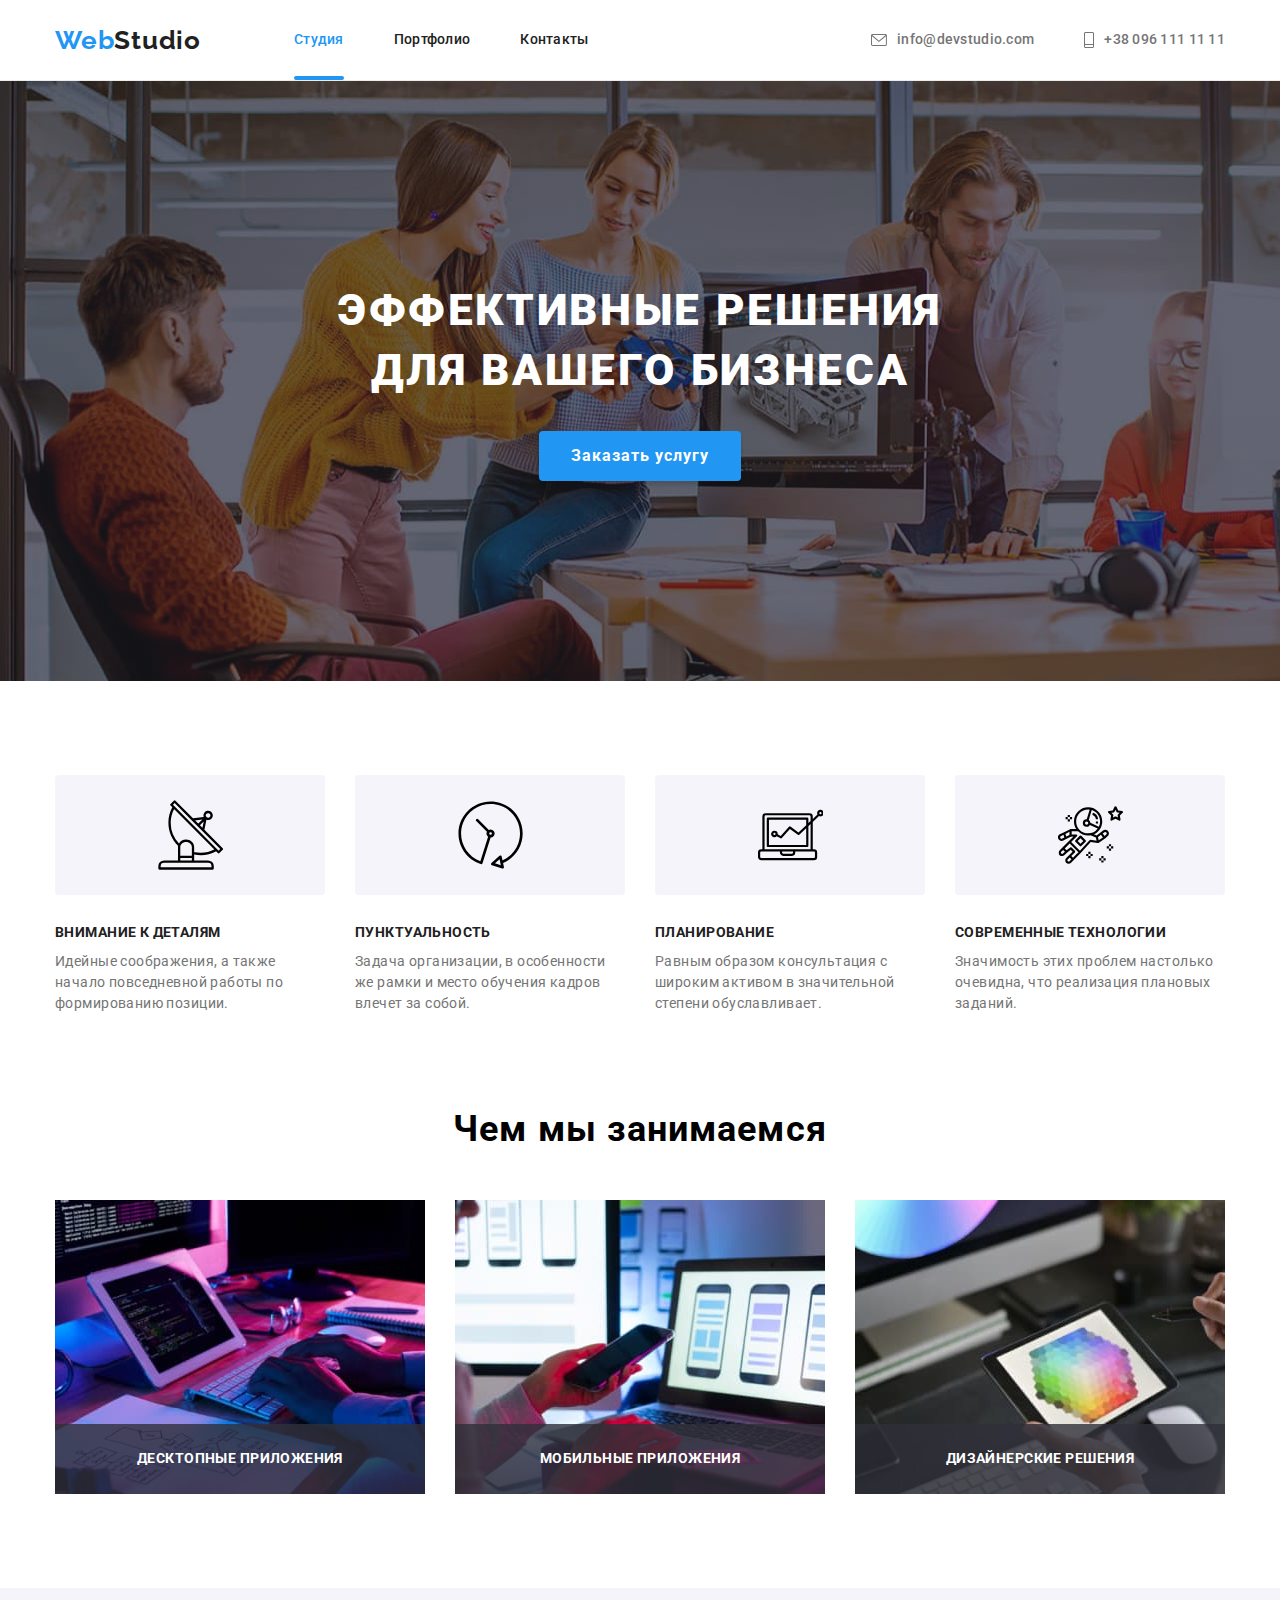
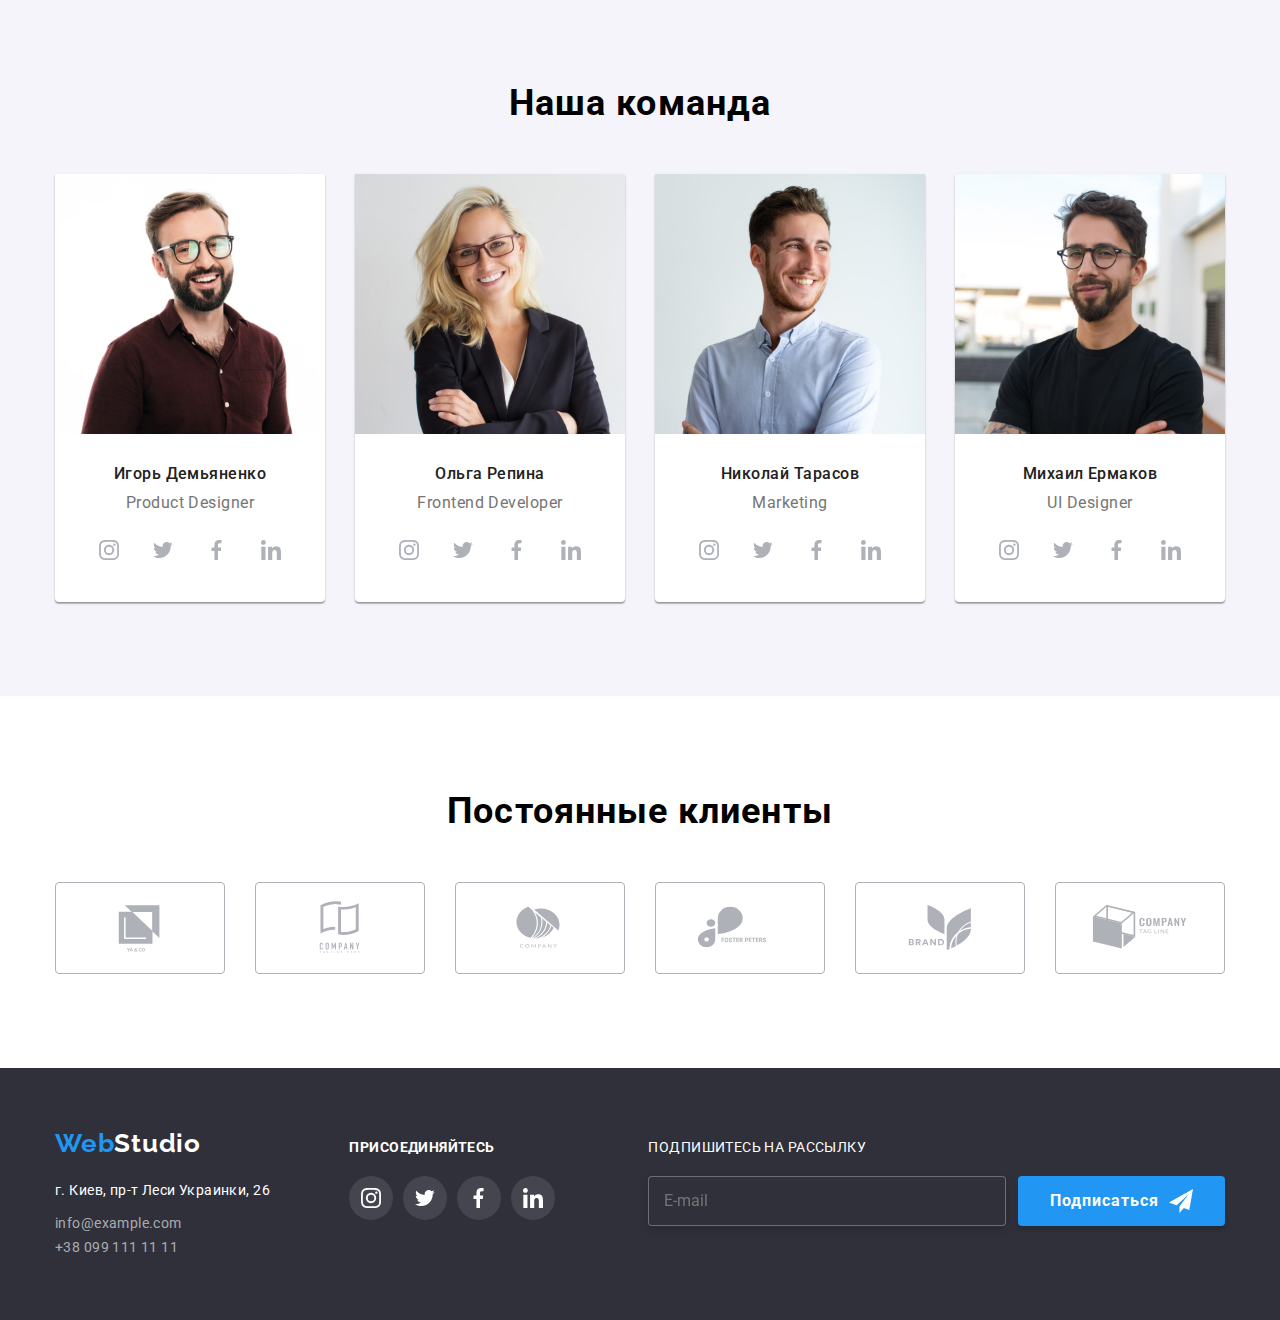
<file: index.html>
<!DOCTYPE html>
<html lang="ru">

<head>
    <meta charset="UTF-8">
    <meta http-equiv="X-UA-Compatible" content="IE=edge">
    <meta name="viewport" content="width=device-width, initial-scale=1.0">
    <title>Document</title>
    <!-- link font F -->
    <link rel="preconnect" href="https://fonts.googleapis.com">
    <link rel="preconnect" href="https://fonts.gstatic.com" crossorigin>
    <link href="https://fonts.googleapis.com/css2?family=Raleway:wght@700&family=Roboto:wght@400;500;700;900&display=swap" rel="stylesheet">
    <!-- modern normalize -->
    <link rel="stylesheet" href="https://cdnjs.cloudflare.com/ajax/libs/modern-normalize/1.1.0/modern-normalize.min.css">
    <!-- link style -->
    <link rel="stylesheet" href="./css/main.min.css">
</head>

<body>

    <header class="header">
        <div class="container container__header">
            <nav class="header__main-site-nav">
                <a href="./index.html" class="logo">
                    <span class="logo__title">Web</span>Studio
                </a>
                <ul class="site-nav">
                    <li class="site-nav__item"><a href="./index.html" class="site-nav__link site-nav__link--current">Студия</a></li>
                    <li class="site-nav__item"><a href="./portfolio.html" class="site-nav__link">Портфолио</a></li>
                    <li class="site-nav__item"><a href="" class="site-nav__link">Контакты </a> </li>
                </ul>
            </nav>
            <ul class="contact">
                <li class="contact__item">
                    <a href="mailto:info@devstudio.com" class="contact__link">
                        <svg class="contact__icon" width="16px" height="12px">
                        <use  href="./images/sprite.svg#icon-vector-mail"></use>
                      </svg> info@devstudio.com
                    </a>
                </li>
                <li class="contact__item">
                    <a href="tel:++380961111111" class="contact__link">
                        <svg class="contact__icon" width="10px" height="16px">
                        <use  href="./images/sprite.svg#icon-vector-mobiel" ></use>
                      </svg> +38 096 111 11 11
                    </a>
                </li>
            </ul>
        </div>
    </header>

    <main>
        <section class="hero">
            <div class="conteiner">
                <h1 class="hero__title">Эффективные решения для вашего бизнеса</h1>
                <button data-modal-open type="button" class="hero__button">Заказать услугу</button>
                <!-- modal window -->
                <div class="backdrop backdrop--is-hidden" data-modal>
                    <div class="modal">
                        <button class="modal__button-close" data-modal-close>
                            <svg class="" width="11px" height="11px">
                                <use href="./images/sprite.svg#icon-close" ></use>
                              </svg>
                        </button>
                        <form class="form">
                            <b class="form__title">Оставьте свои данные, мы вам перезвоним</b>

                            <label class="form__text" for="name">Имя</label>
                            <div class="form__fied">
                                <svg class="form__icon" width="12px" height="12px">
                                    <use href="./images/sprite.svg#icon-user">
                                    </use>
                                </svg>
                                <input class="form__input" type="text" name="name" id="name" placeholder="" />
                            </div>

                            <label class="form__text" for="tel">Телефон</label>
                            <div class="form__fied">
                                <svg class="form__icon" width="13px" height="13px">
                                    <use href="./images/sprite.svg#icon-contact">
                                    </use>
                                </svg>
                                <input class="form__input" type="tel" name="tel" id="tel" placeholder="" pattern="^[0-9]+$" />
                            </div>

                            <label class="form__text" for="email">Почта</label>
                            <div class="form__fied">
                                <svg class="form__icon" width="15px" height="13px">
                                    <use href="./images/sprite.svg#icon-formmail">
                                    </use>
                                </svg>
                                <input class="form__input" type="email" name="email" id="email" placeholder="" />
                            </div>

                            <label class="form__text" for="comment">Комментарий</label>
                            <textarea class="form__textarea" name="comment" id="comment" rows="10" placeholder="Введите текст"></textarea>

                            <label class="form__contract">
                            <input class="form__checkbox" type="checkbox" name="checkbox" value="css" />
                           <span class="form__checkbox--icon"></span>
                    <span>Соглашаюсь с рассылкой и принимаю <a class="form__link" href="">Условия договора</a></span>
                </label>

                            <button type="submit" class="button primary form__button">Отправить</button>
                        </form>
                    </div>
                </div>
            </div>
        </section>

        <section class="section">
            <div class="container">
                <h2 class="visually-hidden">Важные правила</h2>
                <ul class="peculiarities">
                    <li class="peculiarities__item">
                        <div class="peculiarities__box">
                            <svg width="65px" height="70px">
                            <use  href="./images/sprite.svg#icon-peculiarities"></use>
                          </svg>
                        </div>
                        <h3 class="peculiarities__title">Внимание к деталям</h3>
                        <p class="peculiarities__text">Идейные соображения, а также начало повседневной работы по формированию позиции.</p>
                    </li>
                    <li class="peculiarities__item">
                        <div class="peculiarities__box">
                            <svg width="65px" height="70px">
                            <use  href="./images/sprite.svg#icon-peculiarities1"></use>
                          </svg>
                        </div>
                        <h3 class="peculiarities__title">Пунктуальность</h3>
                        <p class="peculiarities__text">Задача организации, в особенности же рамки и место обучения кадров влечет за собой.</p>
                    </li>
                    <li class="peculiarities__item">
                        <div class="peculiarities__box">
                            <svg width="65px" height="70px">
                            <use  href="./images/sprite.svg#icon-peculiarities2"></use>
                          </svg>
                        </div>
                        <h3 class="peculiarities__title">Планирование</h3>
                        <p class="peculiarities__text">Равным образом консультация с широким активом в значительной степени обуславливает.</p>
                    </li>
                    <li class="peculiarities__item">
                        <div class="peculiarities__box">
                            <svg width="65px" height="70px">
                            <use  href="./images/sprite.svg#icon-peculiarities3"></use>
                          </svg>
                        </div>
                        <h3 class="peculiarities__title">Современные технологии</h3>
                        <p class="peculiarities__text">Значимость этих проблем настолько очевидна, что реализация плановых заданий.</p>
                    </li>
                </ul>
            </div>
        </section>

        <section class="section section--no-padding">
            <div class="container">
                <h2 class="section__title">Чем мы занимаемся</h2>
                <ul class="photo-card">
                    <li class="photo-card__item"> <img src="./images/work.jpg" width="370" alt="пишет код">
                        <h3 class="photo-card__title">Десктопные приложения</h3>
                    </li>
                    <li class="photo-card__item"> <img src="./images/work2.jpg" width="370" alt="работа в телефоне">
                        <h3 class="photo-card__title">Мобильные приложения</h3>
                    </li>
                    <li class="photo-card__item"> <img src="./images/work1.jpg" width="370" alt="RGB планшет">
                        <h3 class="photo-card__title">Дизайнерские решения</h3>
                    </li>
                </ul>
            </div>
        </section>

        <section class="section section--teames">
            <div class="container">
                <h2 class="section__title">Наша команда</h2>
                <ul class="team">
                    <li class="team__item"> <img src="./images/igor.jpg" width="270" alt="Игорь Демьяненко">
                        <div class="team__container">
                            <h3 class="team__title">Игорь Демьяненко</h3>
                            <p class="team__text">Product Designer</p>
                            <ul class="social-network">
                                <li class="social-network__item">
                                    <a href="" class="social-network__link">
                                        <svg class="social-network__icon" width="20px" height="20px">
                                            <use  href="./images/sprite.svg#icon-instagram"></use>
                                          </svg>
                                    </a>
                                </li>
                                <li class="social-network__item">
                                    <a href="" class="social-network__link">
                                        <svg class="social-network__icon" width="20px" height="20px">
                                                <use  href="./images/sprite.svg#icon-twitter"></use>
                                              </svg>
                                    </a>
                                </li>
                                <li class="social-network__item">
                                    <a href="" class="social-network__link">
                                        <svg class="social-network__icon" width="20px" height="20px">
                                                    <use  href="./images/sprite.svg#icon-facebook"></use>
                                                  </svg>
                                    </a>
                                </li>
                                <li class="social-network__item">
                                    <a href="" class="social-network__link">
                                        <svg class="social-network__icon" width="20px" height="20px">
                                             <use  href="./images/sprite.svg#icon-linkedin"></use>
                                        </svg>
                                    </a>
                                </li>
                            </ul>
                        </div>
                    </li>
                    <li class="team__item"> <img src="./images/olga.jpg " width="270 " alt="Ольга Репина ">
                        <div class="team__container">
                            <h3 class="team__title ">Ольга Репина</h3>
                            <p class="team__text ">Frontend Developer</p>
                            <ul class="social-network">
                                <li class="social-network__item">
                                    <a href="" class="social-network__link">
                                        <svg class="social-network__icon" width="20px" height="20px">
                                            <use  href="./images/sprite.svg#icon-instagram"></use>
                                        </svg>
                                    </a>
                                </li>
                                <li class="social-network__item">
                                    <a href="" class="social-network__link">
                                        <svg class="social-network__icon" width="20px" height="20px">
                                            <use  href="./images/sprite.svg#icon-twitter"></use>
                                        </svg>
                                    </a>
                                </li>
                                <li class="social-network__item">
                                    <a href="" class="social-network__link">
                                        <svg class="social-network__icon" width="20px" height="20px">
                                             <use  href="./images/sprite.svg#icon-facebook"></use>
                                         </svg>
                                    </a>
                                </li>
                                <li class="social-network__item">
                                    <a href="" class="social-network__link">
                                        <svg class="social-network__icon" width="20px" height="20px">
                                             <use  href="./images/sprite.svg#icon-linkedin"></use>
                                        </svg>
                                    </a>
                                </li>
                            </ul>
                        </div>
                    </li>
                    <li class="team__item"> <img src="./images/nikolay.jpg " width="270 " alt="Николай Тарасов ">
                        <div class="team__container">
                            <h3 class="team__title ">Николай Тарасов</h3>
                            <p class="team__text">Marketing</p>
                            <ul class="social-network">
                                <li class="social-network__item">
                                    <a href="" class="social-network__link">
                                        <svg class="social-network__icon" width="20px" height="20px">
                                            <use  href="./images/sprite.svg#icon-instagram"></use>
                                        </svg>
                                    </a>
                                </li>
                                <li class="social-network__item">
                                    <a href="" class="social-network__link">
                                        <svg class="social-network__icon" width="20px" height="20px">
                                            <use  href="./images/sprite.svg#icon-twitter"></use>
                                        </svg>
                                    </a>
                                </li>
                                <li class="social-network__item">
                                    <a href="" class="social-network__link">
                                        <svg class="social-network__icon" width="20px" height="20px">
                                             <use  href="./images/sprite.svg#icon-facebook"></use>
                                         </svg>
                                    </a>
                                </li>
                                <li class="social-network__item">
                                    <a href="" class="social-network__link">
                                        <svg class="social-network__icon" width="20px" height="20px">
                                          <use  href="./images/sprite.svg#icon-linkedin"></use>
                                        </svg>
                                    </a>
                                </li>
                            </ul>
                        </div>
                    </li>
                    <li class="team__item"> <img src="./images/michael.jpg " width="270 " alt="Михаил Ермако ">
                        <div class="team__container">
                            <h3 class="team__title ">Михаил Ермаков</h3>
                            <p class="team__text ">UI Designer</p>
                            <ul class="social-network">
                                <li class="social-network__item">
                                    <a href="" class="social-network__link">
                                        <svg class="social-network__icon" width="20px" height="20px">
                                            <use  href="./images/sprite.svg#icon-instagram"></use>
                                        </svg>
                                    </a>
                                </li>
                                <li class="social-network__item">
                                    <a href="" class="social-network__link">
                                        <svg class="social-network__icon" width="20px" height="20px">
                                            <use  href="./images/sprite.svg#icon-twitter"></use>
                                        </svg>
                                    </a>
                                </li>
                                <li class="social-network__item">
                                    <a href="" class="social-network__link">
                                        <svg class="social-network__icon" width="20px" height="20px">
                                                <use  href="./images/sprite.svg#icon-facebook"></use>
                                         </svg>
                                    </a>
                                </li>
                                <li class="social-network__item">
                                    <a href="" class="social-network__link">
                                        <svg class="social-network__icon" width="20px" height="20px">
                                                <use  href="./images/sprite.svg#icon-linkedin"></use>
                                         </svg>
                                    </a>
                                </li>
                            </ul>
                        </div>
                    </li>
                </ul>
            </div>
        </section>

        <section class="section">
            <div class="container">
                <h2 class="section__title">Постоянные клиенты</h2>
                <ul class="clients">
                    <li class="clients__item">
                        <a href="" class="clients__link">
                            <svg width="106px" height="60px">
                                <use  href="./images/sprite.svg#icon-yaco"></use>
                         </svg>
                        </a>
                    </li>
                    <li class="clients__item">
                        <a href="" class="clients__link">
                            <svg width="106px" height="60px">
                            <use href="./images/sprite.svg#icon-tagline"></use>
                            </svg></a>
                    </li>
                    <li class="clients__item">
                        <a href="" class="clients__link">
                            <svg width="106px" height="60px">
                            <use href="./images/sprite.svg#icon-company"></use>
                            </svg>
                        </a>
                    </li>
                    <li class="clients__item">
                        <a href="" class="clients__link">
                            <svg width="106px" height="60px">
                                <use href="./images/sprite.svg#icon-foster"></use>
                                </svg>
                        </a>
                    </li>
                    <li class="clients__item">
                        <a href="" class="clients__link">
                            <svg width="106px" height="60px">
                                <use href="./images/sprite.svg#icon-brend"></use>
                                </svg>
                        </a>
                    </li>
                    <li class="clients__item">
                        <a href="" class="clients__link">
                            <svg width="106px" height="60px">
                                <use href="./images/sprite.svg#icon-tagline1"></use>
                                </svg>
                        </a>
                    </li>
                </ul>
            </div>
        </section>
    </main>

    <footer class="footer">
        <div class="container container--footer">

            <div class="footer__information">
                <a href="./index.html " class="logo">
                    <span class="logo__title">Web</span><span class="logo__title--white">Studio</span>
                </a>
                <address>   
                        <ul class="contact-footer">
                            <li class="contact-footer__item--address">г. Киев, пр-т Леси Украинки, 26</li>
                            <li class="footer-contact__item"> <a href="mailto:info@example.com " class="contact-footer__link">info@example.com</a></li>
                            <li class="contact-footer__item"> <a href="tel:++380991111111 " class="contact-footer__link">+38 099 111 11 11</a></li>
                        </ul>
                </address>
            </div>

            <div class="join">
                <h2 class="join__title">присоединяйтесь</h2>
                <ul class="social-network">
                    <li class="social-network__item ">
                        <a href="" class="social-network__link--join-icon">
                            <svg class="social-network__icon" width="20px" height="20px">
                                <use  href="./images/sprite.svg#icon-instagram"></use>
                            </svg>
                        </a>
                    </li>
                    <li class="social-network__item">
                        <a href=" " class="social-network__link--join-icon">
                            <svg class="social-network__icon " width="20px " height="20px ">
                                    <use  href="./images/sprite.svg#icon-twitter "></use>
                            </svg>
                        </a>
                    </li>
                    <li class="social-network__item">
                        <a href=" " class="social-network__link--join-icon">
                            <svg class="social-network__icon " width="20px " height="20px ">
                                        <use  href="./images/sprite.svg#icon-facebook "></use>
                            </svg>
                        </a>
                    </li>
                    <li class="social-network__item ">
                        <a href=" " class="social-network__link--join-icon">
                            <svg class="social-network__icon " width="20px " height="20px ">
                                 <use  href="./images/sprite.svg#icon-linkedin "></use>
                            </svg>
                        </a>
                    </li>
                </ul>
            </div>

            <form name="follow" class="form__footer">
                <label for="footer-email" class="join__title">Подпишитесь на рассылку</label>
                <div class="follow">
                    <input class="follow__input" type="email" name="email" id="footer-email" placeholder="E-mail" />
                    <button type="submit" class="button primary follow-button">Подписаться</button>
                </div>
            </form>

        </div>

    </footer>
    <script src="./js/modal.js"></script>
</body>

</html>
</file>
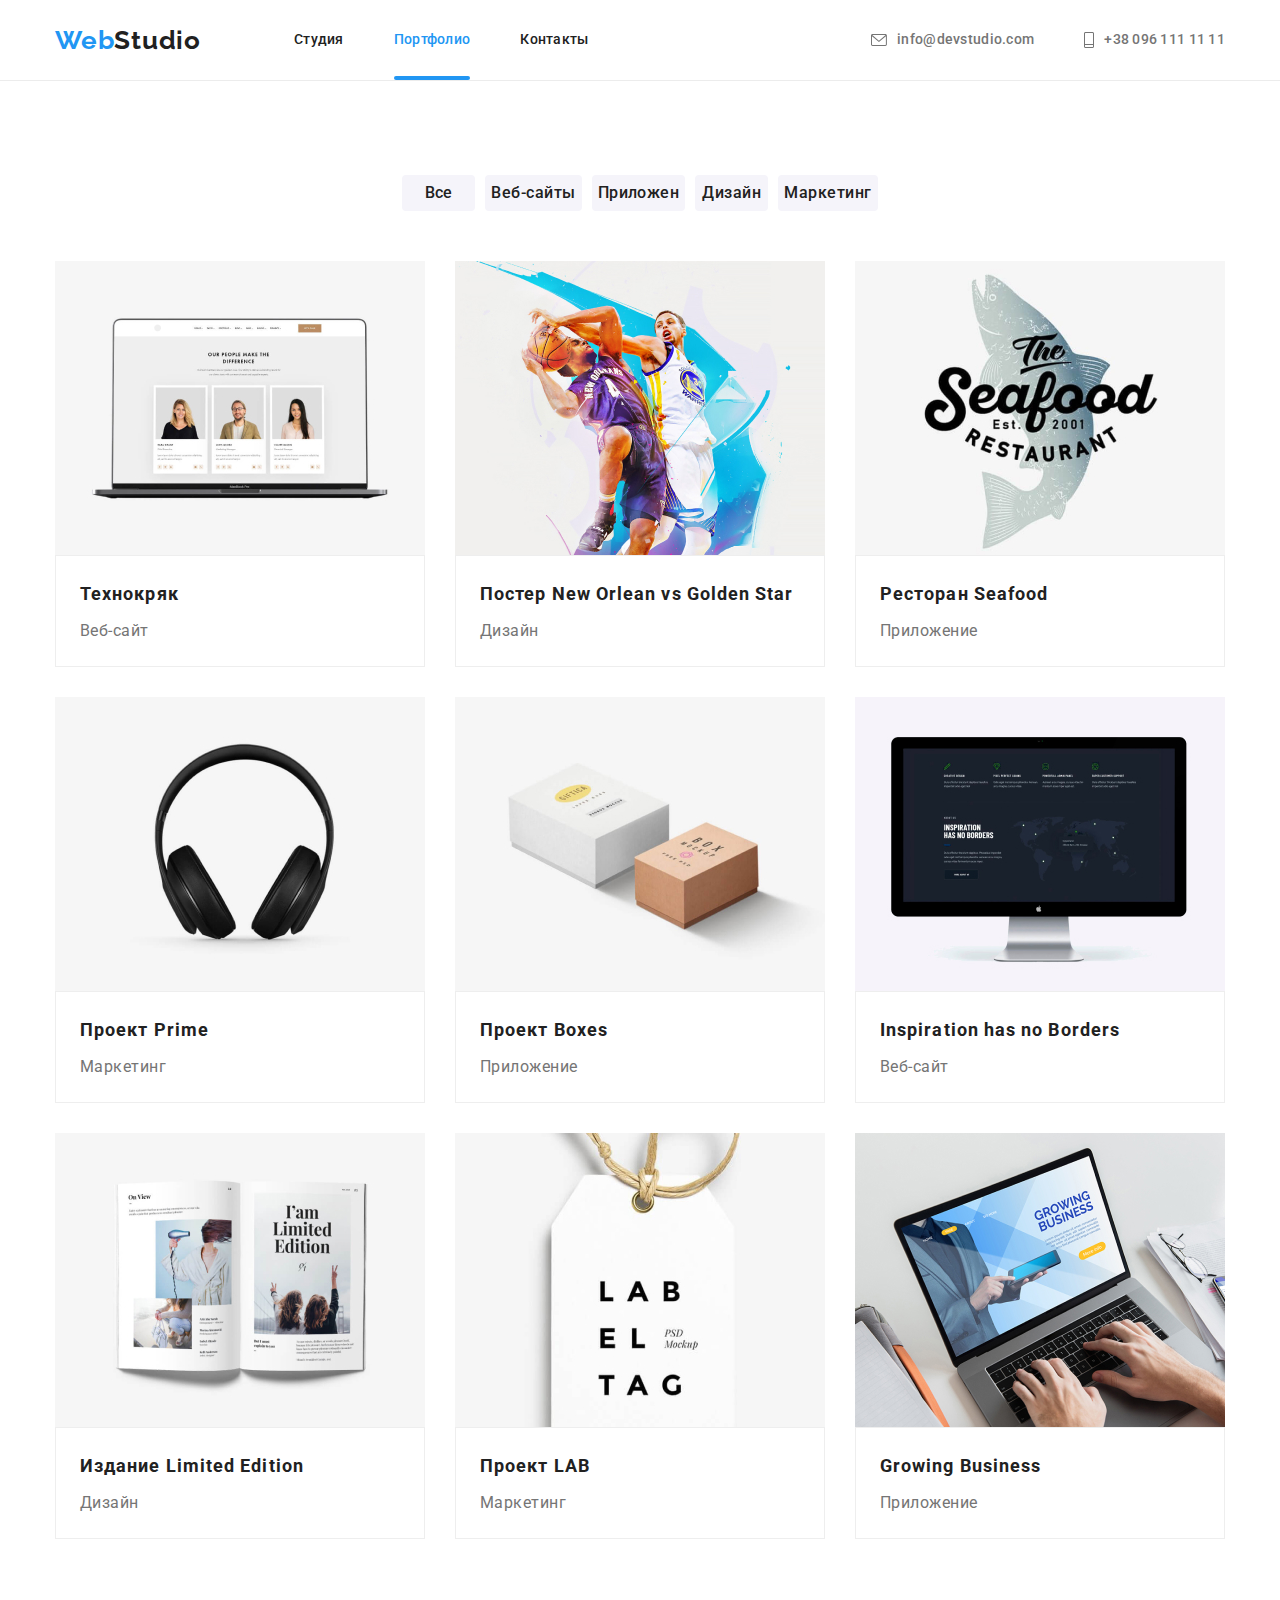
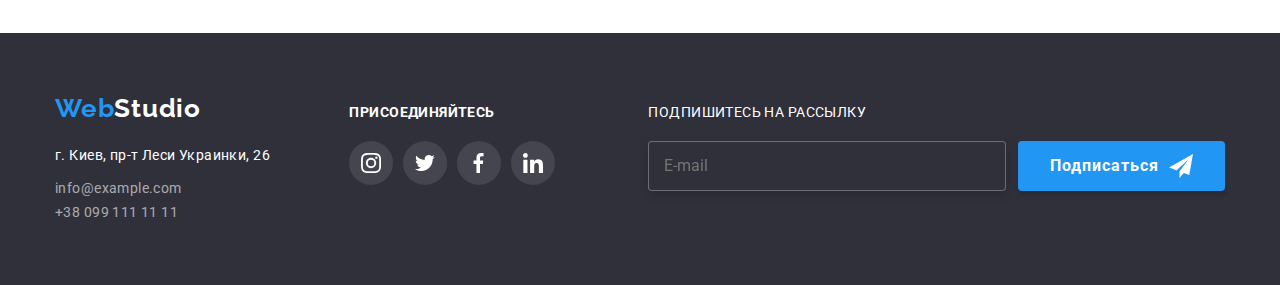
<file: portfolio.html>
<!DOCTYPE html>
<html lang="en">

<head>
    <meta charset="UTF-8">
    <meta http-equiv="X-UA-Compatible" content="IE=edge">
    <meta name="viewport" content="width=device-width, initial-scale=1.0">
    <title>Portfolio</title>
    <!-- link font F -->
    <link rel="preconnect" href="https://fonts.googleapis.com">
    <link rel="preconnect" href="https://fonts.gstatic.com" crossorigin>
    <link href="https://fonts.googleapis.com/css2?family=Raleway:wght@700&family=Roboto:wght@400;500;700;900&display=swap" rel="stylesheet">
    <!-- modern normalize -->
    <link rel="stylesheet" href="https://cdnjs.cloudflare.com/ajax/libs/modern-normalize/1.1.0/modern-normalize.min.css">
    <!-- link css -->
    <link rel="stylesheet" href="./css/main.min.css">


</head>

<body>

    <header class="header">
        <div class="container container__header">
            <nav class="header__main-site-nav">
                <a href="./index.html" class="logo">
                    <span class="logo__title">Web</span>Studio
                </a>
                <ul class="site-nav">
                    <li class="site-nav__item"><a href="./index.html" class="site-nav__link">Студия</a></li>
                    <li class="site-nav__item"><a href="./portfolio.html" class="site-nav__link site-nav__link--current">Портфолио</a></li>
                    <li class="site-nav__item"><a href="" class="site-nav__link">Контакты </a> </li>
                </ul>
            </nav>
            <ul class="contact">
                <li class="contact__item">
                    <a href="mailto:info@devstudio.com" class="contact__link">
                        <svg class="contact__icon" width="16px" height="12px">
                        <use  href="./images/sprite.svg#icon-vector-mail"></use>
                      </svg> info@devstudio.com
                    </a>
                </li>
                <li class="contact__item">
                    <a href="tel:++380961111111" class="contact__link">
                        <svg class="contact__icon" width="10px" height="16px">
                        <use  href="./images/sprite.svg#icon-vector-mobiel" ></use>
                      </svg> +38 096 111 11 11
                    </a>
                </li>
            </ul>
        </div>
    </header>

    <main>
        <section class="section">
            <div class="container ">
                <h1 class="visually-hidden">Портфолио</h1>
                <ul class="portfolio-menu">

                    <li class="portfolio-menu__item"><button type="button" class="portfolio-menu__button">Все</button></li>

                    <li class="portfolio-menu__item"><button type="button" class="portfolio-menu__button">Веб-сайты</button></li>

                    <li class="portfolio-menu__item"><button type="button" class="portfolio-menu__button">Приложен</button></li>

                    <li class="portfolio-menu__item"><button type="button" class="portfolio-menu__button">Дизайн</button></li>

                    <li class="portfolio-menu__item"><button type="button" class="portfolio-menu__button">Маркетинг</button></li>

                </ul>

                <ul class="gallery">
                    <li class="gallery__item">
                        <a href="" class="gallery__link">
                            <div class="gallery__thumb">
                                <img src="./images/portfolio.jpg" width="370" alt="Веб-сайт">
                                <div class="gallery-overlay">
                                    <div class="gallery-overlay__action">
                                        <p class="gallery-overlay__text">Технокряк это современная площадка распространения коронавируса. Компании используют эту платформу для цифрового шпионажа и атак на защищённые сервера конкурентов.</p>
                                    </div>
                                </div>
                            </div>
                            <div class="gallery-container">
                                <h2 class="gallery-container__title">Технокряк</h2>
                                <p class="gallery-container__categories">Веб-сайт</p>
                            </div>
                        </a>
                    </li>
                    <li class="gallery__item">
                        <a href="" class="gallery__link">
                            <div class="gallery__thumb">
                                <img src="./images/portfolio1.jpg" width="370" alt="Постер New Orlean vs Golden Star">
                                <div class="gallery-overlay">
                                    <div class="gallery-overlay__action">
                                        <p class="gallery-overlay__text">Технокряк это современная площадка распространения коронавируса. Компании используют эту платформу для цифрового шпионажа и атак на защищённые сервера конкурентов.</p>
                                    </div>
                                </div>
                            </div>
                            <div class="gallery-container">
                                <h2 class="gallery-container__title">Постер New Orlean vs Golden Star</h2>
                                <p class="gallery-container__categories">Дизайн</p>
                            </div>
                        </a>
                    </li>
                    <li class="gallery__item">
                        <a href="" class="gallery__link">
                            <div class="gallery__thumb">
                                <img src="./images/portfolio2.jpg" width="370" alt="Ресторан Seafood">
                                <div class="gallery-overlay">
                                    <div class="gallery-overlay__action">
                                        <p class="gallery-overlay__text">Технокряк это или не очень современная площадка распространения коронавируса. Компании используют эту платформу для цифрового шпионажа и атак на защищённые сервера конкурентов.</p>
                                    </div>
                                </div>
                            </div>

                            <div class="gallery-container">
                                <h2 class="gallery-container__title">Ресторан Seafood</h2>
                                <p class="gallery-container__categories">Приложение</p>
                            </div>
                        </a>

                    </li>
                    <li class="gallery__item">
                        <a href="" class="gallery__link">
                            <div class="gallery__thumb">
                                <img src="./images/portfolio3.jpg" width="370" alt="Проект Prime">
                                <div class="gallery-overlay">
                                    <div class="gallery-overlay__action">
                                        <p class="gallery-overlay__text">Технокряк это современная площадка распространения коронавируса. Компании используют эту платформу для цифрового шпионажа и атак на защищённые сервера конкурентов.</p>
                                    </div>
                                </div>
                            </div>

                            <div class="gallery-container">
                                <h2 class="gallery-container__title">Проект Prime</h2>
                                <p class="gallery-container__categories">Маркетинг</p>
                            </div>
                        </a>

                    </li>
                    <li class="gallery__item">
                        <a href="" class="gallery__link">
                            <div class="gallery__thumb">
                                <img src="./images/portfolio4.jpg" width="370" alt="Проект Boxes">
                                <div class="gallery-overlay">
                                    <div class="gallery-overlay__action">
                                        <p class="gallery-overlay__text">Технокряк это современная площадка распространения коронавируса. Компании используют эту платформу для цифрового шпионажа и атак на защищённые сервера конкурентов.</p>
                                    </div>
                                </div>
                            </div>

                            <div class="gallery-container">
                                <h2 class="gallery-container__title">Проект Boxes</h2>
                                <p class="gallery-container__categories">Приложение</p>
                            </div>
                        </a>

                    </li>
                    <li class="gallery__item">
                        <a href="" class="gallery__link">
                            <div class="gallery__thumb">
                                <img src="./images/portfolio5.jpg" width="370" alt="Inspiration has no Borders">
                                <div class="gallery-overlay">
                                    <div class="gallery-overlay__action">
                                        <p class="gallery-overlay__text">Технокряк это современная площадка распространения коронавируса. Компании используют эту платформу для цифрового шпионажа и атак на защищённые сервера конкурентов.</p>
                                    </div>
                                </div>
                            </div>

                            <div class="gallery-container">
                                <h2 class="gallery-container__title">Inspiration has no Borders</h2>
                                <p class="gallery-container__categories">Веб-сайт</p>
                            </div>
                        </a>

                    </li>
                    <li class="gallery__item">
                        <a href="" class="gallery__link">
                            <div class="gallery__thumb">
                                <img src="./images/portfolio6.jpg" width="370" alt="Издание Limited Edition">
                                <div class="gallery-overlay">
                                    <div class="gallery-overlay__action">
                                        <p class="gallery-overlay__text">Технокряк это современная площадка распространения коронавируса. Компании используют эту платформу для цифрового шпионажа и атак на защищённые сервера конкурентов.</p>
                                    </div>
                                </div>
                            </div>

                            <div class="gallery-container">
                                <h2 class="gallery-container__title">Издание Limited Edition</h2>
                                <p class="gallery-container__categories">Дизайн</p>
                            </div>
                        </a>

                    </li>
                    <li class="gallery__item">
                        <a href="" class="gallery__link">
                            <div class="gallery__thumb">
                                <img src="./images/portfolio7.jpg" width="370" alt="Проект LAB">
                                <div class="gallery-overlay">
                                    <div class="gallery-overlay__action">
                                        <p class="gallery-overlay__text">Технокряк это современная площадка распространения коронавируса. Компании используют эту платформу для цифрового шпионажа и атак на защищённые сервера конкурентов.</p>
                                    </div>
                                </div>
                            </div>

                            <div class="gallery-container">
                                <h2 class="gallery-container__title">Проект LAB</h2>
                                <p class="gallery-container__categories">Маркетинг</p>
                            </div>
                        </a>

                    </li>
                    <li class="gallery__item">
                        <a href="" class="gallery__link">
                            <div class="gallery__thumb">
                                <img src="./images/portfolio8.jpg" width="370" alt="Growing Business">
                                <div class="gallery-overlay">
                                    <div class="gallery-overlay__action">
                                        <p class="gallery-overlay__text">Технокряк это современная площадка распространения коронавируса. Компании используют эту платформу для цифрового шпионажа и атак на защищённые сервера конкурентов.</p>
                                    </div>
                                </div>
                            </div>

                            <div class="gallery-container">
                                <h2 class="gallery-container__title">Growing Business</h2>
                                <p class="gallery-container__categories">Приложение</p>
                            </div>
                        </a>

                    </li>
                </ul>
            </div>

        </section>
    </main>

    <footer class="footer">
        <div class="container container--footer">

            <div class="footer__information">
                <a href="./index.html " class="logo">
                    <span class="logo__title">Web</span><span class="logo__title--white">Studio</span>
                </a>
                <address>   
                        <ul class="contact-footer">
                            <li class="contact-footer__item--address">г. Киев, пр-т Леси Украинки, 26</li>
                            <li class="footer-contact__item"> <a href="mailto:info@example.com " class="contact-footer__link">info@example.com</a></li>
                            <li class="contact-footer__item"> <a href="tel:++380991111111 " class="contact-footer__link">+38 099 111 11 11</a></li>
                        </ul>
                </address>
            </div>

            <div class="join">
                <h2 class="join__title">присоединяйтесь</h2>
                <ul class="social-network">
                    <li class="social-network__item ">
                        <a href="" class="social-network__link--join-icon">
                            <svg class="social-network__icon" width="20px" height="20px">
                                <use  href="./images/sprite.svg#icon-instagram"></use>
                            </svg>
                        </a>
                    </li>
                    <li class="social-network__item">
                        <a href=" " class="social-network__link--join-icon">
                            <svg class="social-network__icon " width="20px " height="20px ">
                                    <use  href="./images/sprite.svg#icon-twitter "></use>
                            </svg>
                        </a>
                    </li>
                    <li class="social-network__item">
                        <a href=" " class="social-network__link--join-icon">
                            <svg class="social-network__icon " width="20px " height="20px ">
                                        <use  href="./images/sprite.svg#icon-facebook "></use>
                            </svg>
                        </a>
                    </li>
                    <li class="social-network__item ">
                        <a href=" " class="social-network__link--join-icon">
                            <svg class="social-network__icon " width="20px " height="20px ">
                                 <use  href="./images/sprite.svg#icon-linkedin "></use>
                            </svg>
                        </a>
                    </li>
                </ul>
            </div>

            <form name="follow" class="form__footer">
                <label for="footer-email" class="join__title">Подпишитесь на рассылку</label>
                <div class="follow">
                    <input class="follow__input" type="email" name="email" id="footer-email" placeholder="E-mail" />
                    <button type="submit" class="button primary follow-button">Подписаться</button>
                </div>
            </form>

        </div>

    </footer>


</body>

</html>
</file>
<file: css/main.min.css>
body{font-family:'Roboto', sans-serif;background-color:var(--bg-color);color:var(--primary-text-color)}h1,h2,h3,h4,p{margin:0}img{display:block;max-width:100%;height:auto}ul{margin:0;list-style:none;padding:0}.visually-hidden{position:absolute;white-space:nowrap;width:1px;height:1px;overflow:hidden;border:0;padding:0;clip:rect(0 0 0 0);clip-path:inset(50%);margin:-1px}.container{width:1200px;padding-right:15px;padding-left:15px;margin-left:auto;margin-right:auto}.container__header{display:flex}.container--footer{display:flex;align-items:baseline}.section{padding-top:94px;padding-bottom:94px}.section--teames{background-color:#F5F4FA}.section--no-padding{padding-top:0}.section__title{font-weight:700;font-size:36px;line-height:1.17;text-align:center;letter-spacing:0.03em;color:var(--primary-text-color);margin-bottom:50px}.header{border-bottom:1px solid #ECECEC}.header__main-site-nav{display:flex;align-items:center}.contact{display:flex;margin-left:auto}.contact__icon{margin-right:10px;fill:currentColor}.contact .contact__item:not(:first-child){margin-left:50px}.contact__link{display:flex;align-items:center;padding-top:32px;padding-bottom:32px;color:#757575;font-weight:500;font-size:14px;line-height:1.14;letter-spacing:0.02em;text-decoration:none;transition:color 250ms cubic-bezier(0.4, 0, 0.2, 1)}.contact .contact__link:hover,.contact .contact__link:focus{color:#2196F3;fill:currentColor}.logo{color:#212121;font-family:'Raleway', sans-serif;font-weight:700;font-size:26px;line-height:1.19;letter-spacing:0.03em;text-decoration:none}.logo__title{color:#2196F3}.logo__title--white{color:#fff}.site-nav{display:flex;margin-left:93px}.site-nav__item:not(:first-child){margin-left:50px}.site-nav__link{display:block;padding-top:32px;padding-bottom:32px;color:#212121;font-weight:500;font-size:14px;line-height:1.14;letter-spacing:0.02em;text-decoration:none;transition:color 250ms cubic-bezier(0.4, 0, 0.2, 1)}.site-nav .site-nav__link:hover,.site-nav .site-nav__link:focus{color:#2196F3;fill:currentColor}.site-nav__link--current{position:relative;color:#2196F3}.site-nav__link--current::after{display:block;width:100%;height:4px;position:absolute;content:'';bottom:0;left:0;background-color:#2196F3;border-radius:2px}.hero{max-width:1600px;margin-left:auto;margin-right:auto;text-align:center;padding-top:200px;padding-bottom:200px;background-color:#2F303A;background-image:linear-gradient(to right, rgba(47,48,58,0.4), rgba(47,48,58,0.4)),url(../images/hero.jpg);background-repeat:no-repeat;background-size:cover}.hero__title{max-width:696px;margin-left:auto;margin-right:auto;margin-bottom:30px;color:#fff;font-weight:900;font-size:44px;line-height:1.36;letter-spacing:0.06em;text-transform:uppercase}.modal__button-close,.portfolio-menu__button{cursor:pointer;border:transparent}.hero__button,.form__button,.follow-button{cursor:pointer;border:transparent;padding:10px 32px;color:#fff;font-weight:700;font-family:inherit;font-size:16px;line-height:1.88;letter-spacing:0.06em;background:#2196F3;box-shadow:0px 4px 4px rgba(0,0,0,0.15);border-radius:4px;transition:box-shadow 250ms cubic-bezier(0.4, 0, 0.2, 1)}.hero__button:hover,.hero__button:focus{box-shadow:0px 4px 4px 0px 4px 4px rgba(0,0,0,0.15)}input:invalid{border-color:red;box-shadow:none}.backdrop{position:fixed;top:0;left:0;width:100%;height:100%;background:rgba(0,0,0,0.2);transition:opacity 250ms cubic-bezier(0.4, 0, 0.2, 1);z-index:2}.backdrop--is-hidden{visibility:hidden;opacity:0;transition:opacity 250ms cubic-bezier(0.4, 0, 0.2, 1);pointer-events:none}.backdrop--is-hidden .modal{transform:scale(0.9)}.modal{min-width:528px;min-height:581px;position:absolute;top:50%;left:50%;visibility:visible;opacity:1;border-radius:4px;background:#fff;box-shadow:0px 1px 3px rgba(0,0,0,0.12),0px 1px 1px rgba(0,0,0,0.14),0px 2px 1px rgba(0,0,0,0.2);transform:translate(-50%, -50%) scale(1);transition:opacity 250ms cubic-bezier(0.4, 0, 0.2, 1),visibility 250ms cubic-bezier(0.4, 0, 0.2, 1),transform 250ms cubic-bezier(0.4, 0, 0.2, 1)}.modal__button-close{padding:5px 10px;position:absolute;top:8px;right:8px;cursor:pointer;background:#fff;border:1px solid rgba(0,0,0,0.1);border-radius:50%;transition:fill 250ms cubic-bezier(0.4, 0, 0.2, 1)}.modal__button-close:hover,.modal__button-close:focus{fill:#2196F3}.form{padding:40px}.form__title{margin-bottom:30px;font-weight:700;font-size:20px;line-height:1.15;letter-spacing:0.03em}.form__text{display:flex;margin-top:10px;margin-bottom:5px;font-size:12px;line-height:1.17;letter-spacing:0.01em;color:#757575}.form__text:first-child{margin-top:0}.form__fied{position:relative;transition:fill 250ms cubic-bezier(0.4, 0, 0.2, 1),border 250ms cubic-bezier(0.4, 0, 0.2, 1)}.form__fied:focus-within .form__icon{fill:#2196F3}.form__fied:focus-within .form__input{border:1px solid #2196F3}.form__input{display:block;padding-left:42px;width:100%;height:40px;border:1px solid rgba(33,33,33,0.2);border-radius:4px}.form__icon{position:absolute;top:50%;left:15px;transform:translateY(-50%)}.form__textarea{display:block;resize:none;width:100%;min-height:120px;padding-left:15px;padding-top:12px;border:1px solid rgba(33,33,33,0.2);border-radius:4px}.form__contract{display:flex;align-items:center;justify-content:center;margin-top:20px;margin-bottom:30px;font-size:14px;line-height:1.71;letter-spacing:0.03em}.form__checkbox{position:absolute;white-space:nowrap;width:1px;height:1px;overflow:hidden;border:0;padding:0;clip:rect(0 0 0 0);clip-path:inset(50%);margin:-1px}.form__checkbox:checked+.form__checkbox--icon{border-color:#2196F3;background-color:#2196F3;background-image:url(../images/iconcheck.svg);background-size:contain;background-origin:border-box}.form__checkbox--icon{display:inline-block;width:16px;height:15px;margin-right:7px;border:2px solid black;border-radius:4px}.form__link{color:#2196F3}.form__button{width:200px}.form__button:hover,.form__button:focus{box-shadow:0px 4px 4px 0px 4px 4px rgba(0,0,0,0.15)}.peculiarities{display:flex}.peculiarities__item{width:270px}.peculiarities__item:not(:first-child){margin-left:30px}.peculiarities__box{display:flex;justify-content:center;align-items:center;margin-bottom:30px;height:120px;background-color:#F5F4FA;border-radius:4px}.peculiarities__title{margin-bottom:10px;color:#212121;font-weight:700;font-size:14px;line-height:1.14;letter-spacing:0.03em;text-transform:uppercase}.peculiarities__text{color:#757575;font-size:14px;line-height:1.5;letter-spacing:0.03em}.photo-card{display:flex}.photo-card__item{position:relative}.photo-card__item:not(:first-child){margin-left:30px}.photo-card__title{position:absolute;left:0;bottom:0;display:flex;justify-content:center;align-items:center;width:100%;height:70px;margin:0;background-color:rgba(47,48,58,0.8);color:#fff;font-weight:700;font-size:14px;line-height:1.14;letter-spacing:0.03em;text-transform:uppercase}.team{display:flex}.team__item{box-shadow:0px 1px 3px rgba(0,0,0,0.12),0px 1px 1px rgba(0,0,0,0.14),0px 2px 1px rgba(0,0,0,0.2);border-radius:0px 0px 4px 4px;background-color:#fff}.team__item:not(:first-child){margin-left:30px}.team__container{padding-top:30px;padding-bottom:30px;text-align:center}.team__title{margin-bottom:10px;color:#212121;font-weight:500;font-size:16px;line-height:1.19;letter-spacing:0.03em}.team__text{margin-bottom:16px;color:#757575;font-size:16px;line-height:1.19;letter-spacing:0.03em}.social-network,.social-network__link{display:flex;align-items:center;justify-content:center}.social-network__item:not(:first-child){margin-left:10px}.social-network__link{width:44px;height:44px;border-radius:50%;fill:#AFB1B8;transition:fill 250ms cubic-bezier(0.4, 0, 0.2, 1),background-color 250ms cubic-bezier(0.4, 0, 0.2, 1)}.social-network__link:hover,.social-network__link:focus{background-color:#2196F3;fill:#fff}.clients,.clients__link{display:flex;justify-content:center;align-items:center}.clients__item{width:170px;height:92px}.clients__item:not(:first-child){margin-left:30px}.clients__link{width:100%;height:100%;fill:#AFB1B8;border:1px solid #AFB1B8;border-radius:4px;transition:fill 250ms cubic-bezier(0.4, 0, 0.2, 1),border 250ms cubic-bezier(0.4, 0, 0.2, 1)}.clients__link:hover,.clients__link:focus{border:1px solid #2196F3;fill:#2196F3}.footer{background:#2F303A;padding-bottom:60px;padding-top:60px}.footer__information{flex-grow:1}.contact-footer{margin-top:20px}.contact-footer__item--address{font-style:normal;font-size:14px;line-height:1.71;letter-spacing:0.03em;color:#fff}.footer-contact__item{margin-top:9px}.contact-footer__link{color:rgba(255,255,255,0.6);font-style:normal;font-weight:400px;font-size:14px;line-height:1.71;letter-spacing:0.03em;text-decoration:none}.follow{display:flex}.form__footer{margin-left:93px}.follow__input{min-width:358px;min-height:50px;padding-left:15px;border:1px solid rgba(255,255,255,0.3);filter:drop-shadow(0px 4px 4px rgba(0,0,0,0.15));border-radius:4px;background:#2F303A;color:#fff}.follow-button{display:flex;align-items:center;justify-content:center;margin-left:12px}.follow-button::after{content:'';display:inline-block;margin-left:10px;min-width:24px;min-height:24px;background-image:url(../images/icon-telegram.png);background-repeat:no-repeat}.follow-button:hover,.follow-button:focus{box-shadow:0px 4px 4px 0px 4px 4px rgba(0,0,0,0.15)}.join{margin-left:70px}.join__title{display:block;margin-bottom:20px;font-size:14px;line-height:1.14;letter-spacing:0.03em;text-transform:uppercase;color:#fff}.social-network__link--join-icon{display:flex;align-items:center;justify-content:center;width:44px;height:44px;border-radius:50%;fill:#fff;background-color:rgba(255,255,255,0.1);transition:background-color 250ms cubic-bezier(0.4, 0, 0.2, 1)}.social-network__link--join-icon:hover,.social-network__link--join-icon:focus{background-color:#2196F3}.portfolio-menu{display:flex;justify-content:center;margin-bottom:50px}.portfolio-menu__item:not(:first-child){margin-left:10px}.portfolio-menu__button{display:flex;justify-content:center;min-width:73px;padding-top:6px;padding-bottom:6px;background-color:#F5F4FA;border-radius:4px;border:0;font-weight:500;font-size:16px;line-height:1.5;letter-spacing:0.03em;color:#212121;transition:background-color 250ms cubic-bezier(0.4, 0, 0.2, 1),color 250ms cubic-bezier(0.4, 0, 0.2, 1),box-shadow 250ms cubic-bezier(0.4, 0, 0.2, 1)}.portfolio-menu__button:hover,.portfolio-menu__button:focus{background-color:#2196F3;color:#fff;box-shadow:0px 4px 4px rgba(0,0,0,0.15)}.gallery{display:flex;flex-wrap:wrap}.gallery__item{width:calc((100% - 60px) / 3);margin-bottom:30px;margin-right:30px}.gallery__item:nth-child(3n+3){margin-right:0}.gallery__item:nth-last-child(-n+3){margin-bottom:0px}.gallery__link{display:block;text-decoration:none;transition:box-shadow 250ms cubic-bezier(0.4, 0, 0.2, 1)}.gallery__thumb{position:relative;overflow:hidden}.gallery-overlay{position:absolute;left:0;top:0;width:100%;height:100%;transform:translateY(100%);background-color:rgba(33,150,243,0.9);opacity:0;transition:opacity 250ms cubic-bezier(0.4, 0, 0.2, 1),transform 250ms cubic-bezier(0.4, 0, 0.2, 1)}.gallery__link:hover .gallery-overlay,.gallery__link:focus .gallery-overlay{transform:translateY(0);opacity:1}.gallery-overlay__action{position:absolute;left:50%;top:50%;transform:translate(-50%, -50%);min-width:322px;opacity:0;transition:opacity 250ms cubic-bezier(0.4, 0, 0.2, 1),transform 250ms cubic-bezier(0.4, 0, 0.2, 1)}.gallery__link:hover .gallery-overlay__action,.gallery__link:focus .gallery-overlay__action{opacity:1}.gallery-overlay__text{font-size:18px;line-height:1.56;letter-spacing:0.03em;color:#fff}.gallery-container{padding:20px 24px;border:1px solid #eee}.gallery__link:hover .gallery-container,.gallery__link:focus .gallery-container{box-shadow:0px 1px 1px rgba(0,0,0,0.12),0px 4px 4px rgba(0,0,0,0.06),1px 4px 6px rgba(0,0,0,0.16)}.gallery-container__title{color:#212121;font-weight:700;font-size:18px;line-height:2;letter-spacing:0.06em}.gallery-container__categories{margin-top:4px;color:#757575;font-size:16px;line-height:1.88;letter-spacing:0.03em}
/*# sourceMappingURL=main.min.css.map */
</file>
